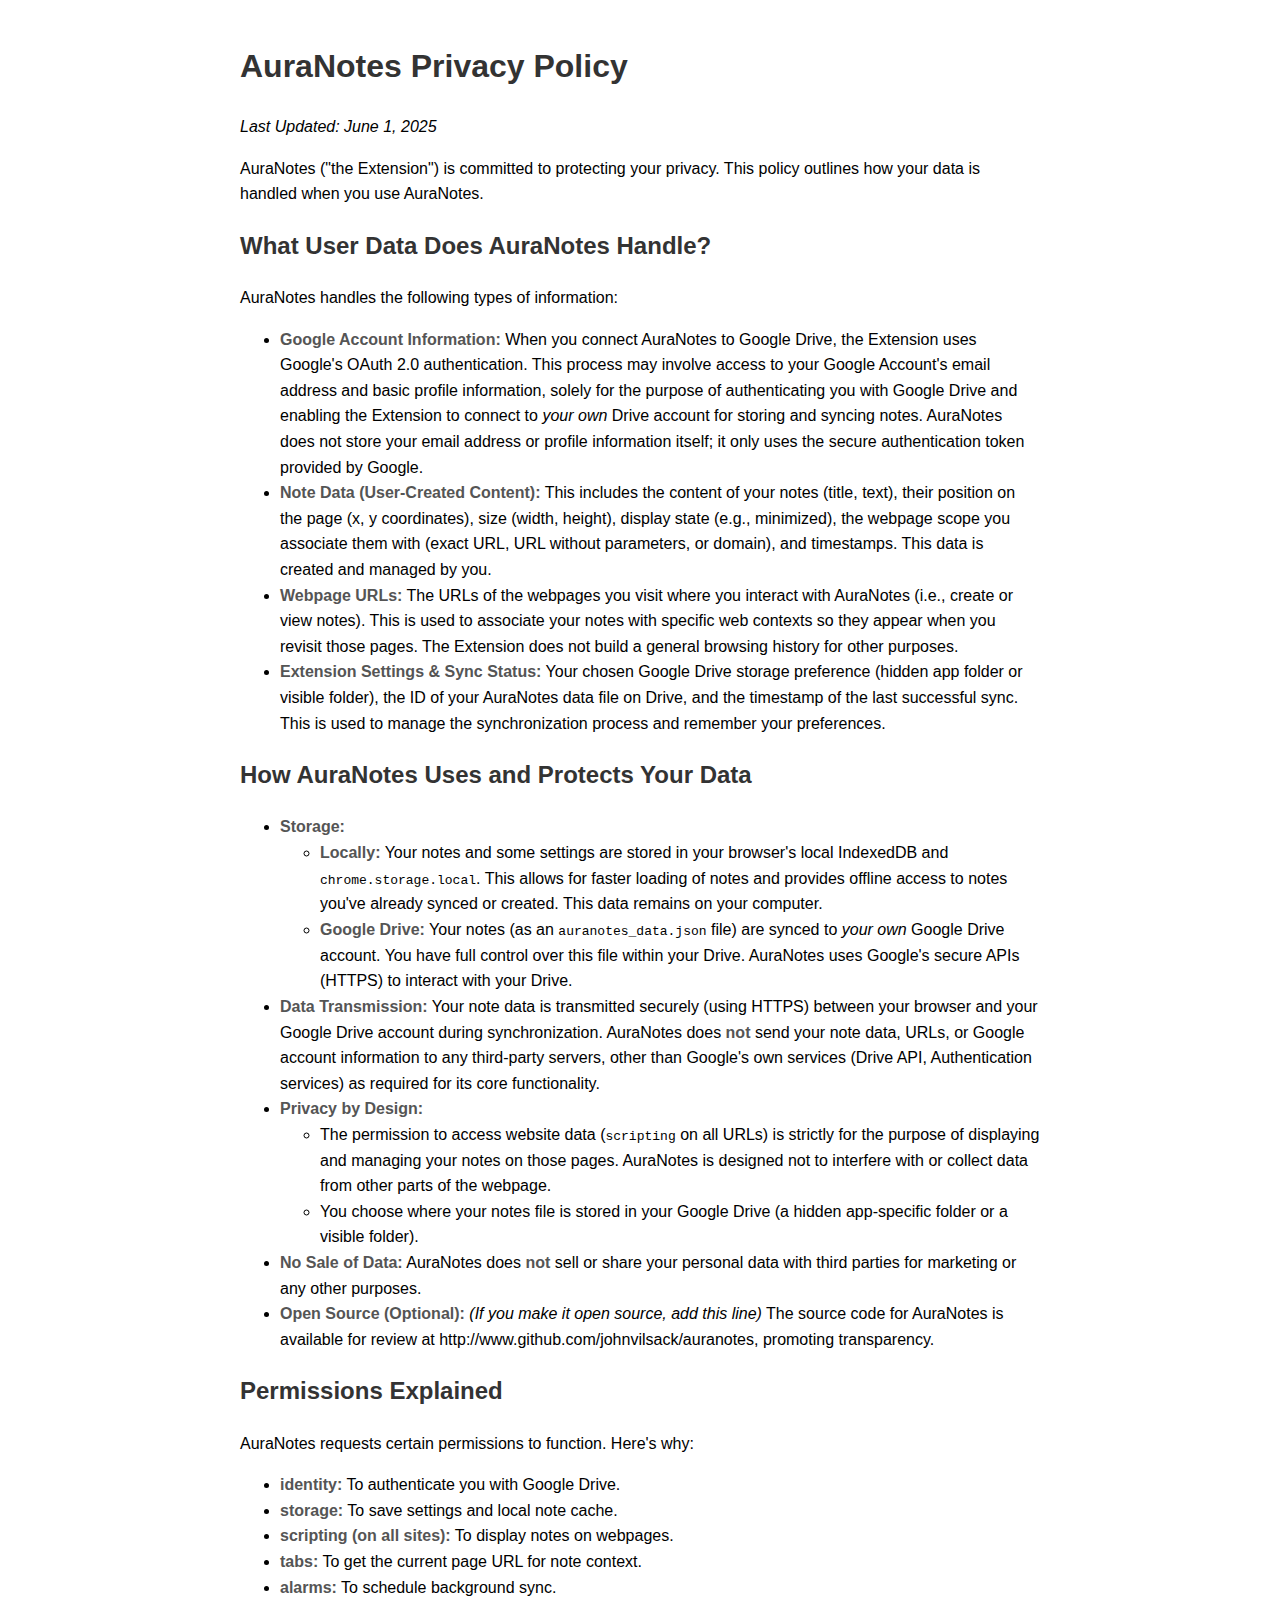
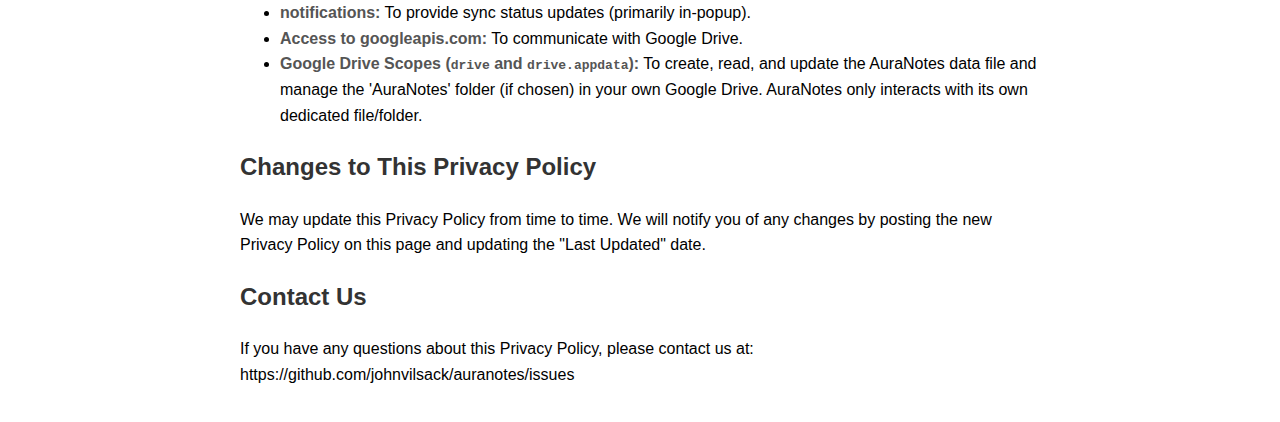
<file: docs/privacy.html>
<!DOCTYPE html>
<html lang="en">
<head>
    <meta charset="UTF-8">
    <title>AuraNotes Privacy Policy</title>
    <style>
        body { font-family: sans-serif; line-height: 1.6; padding: 20px; max-width: 800px; margin: auto; }
        h1, h2 { color: #333; }
        strong { color: #555; }
    </style>
</head>
<body>
    <h1>AuraNotes Privacy Policy</h1>
    <p><em>Last Updated: June 1, 2025</em></p>

    <p>AuraNotes ("the Extension") is committed to protecting your privacy. This policy outlines how your data is handled when you use AuraNotes.</p>

    <h2>What User Data Does AuraNotes Handle?</h2>
    <p>AuraNotes handles the following types of information:</p>
    <ul>
        <li>
            <strong>Google Account Information:</strong> When you connect AuraNotes to Google Drive, the Extension uses Google's OAuth 2.0 authentication. This process may involve access to your Google Account's email address and basic profile information, solely for the purpose of authenticating you with Google Drive and enabling the Extension to connect to <em>your own</em> Drive account for storing and syncing notes. AuraNotes does not store your email address or profile information itself; it only uses the secure authentication token provided by Google.
        </li>
        <li>
            <strong>Note Data (User-Created Content):</strong> This includes the content of your notes (title, text), their position on the page (x, y coordinates), size (width, height), display state (e.g., minimized), the webpage scope you associate them with (exact URL, URL without parameters, or domain), and timestamps. This data is created and managed by you.
        </li>
        <li>
            <strong>Webpage URLs:</strong> The URLs of the webpages you visit where you interact with AuraNotes (i.e., create or view notes). This is used to associate your notes with specific web contexts so they appear when you revisit those pages. The Extension does not build a general browsing history for other purposes.
        </li>
        <li>
            <strong>Extension Settings & Sync Status:</strong> Your chosen Google Drive storage preference (hidden app folder or visible folder), the ID of your AuraNotes data file on Drive, and the timestamp of the last successful sync. This is used to manage the synchronization process and remember your preferences.
        </li>
    </ul>

    <h2>How AuraNotes Uses and Protects Your Data</h2>
    <ul>
        <li>
            <strong>Storage:</strong>
            <ul>
                <li><strong>Locally:</strong> Your notes and some settings are stored in your browser's local IndexedDB and <code>chrome.storage.local</code>. This allows for faster loading of notes and provides offline access to notes you've already synced or created. This data remains on your computer.</li>
                <li><strong>Google Drive:</strong> Your notes (as an <code>auranotes_data.json</code> file) are synced to <em>your own</em> Google Drive account. You have full control over this file within your Drive. AuraNotes uses Google's secure APIs (HTTPS) to interact with your Drive.</li>
            </ul>
        </li>
        <li>
            <strong>Data Transmission:</strong> Your note data is transmitted securely (using HTTPS) between your browser and your Google Drive account during synchronization. AuraNotes does <strong>not</strong> send your note data, URLs, or Google account information to any third-party servers, other than Google's own services (Drive API, Authentication services) as required for its core functionality.
        </li>
        <li>
            <strong>Privacy by Design:</strong>
            <ul>
                <li>The permission to access website data (<code>scripting</code> on all URLs) is strictly for the purpose of displaying and managing your notes on those pages. AuraNotes is designed not to interfere with or collect data from other parts of the webpage.</li>
                <li>You choose where your notes file is stored in your Google Drive (a hidden app-specific folder or a visible folder).</li>
            </ul>
        </li>
        <li>
            <strong>No Sale of Data:</strong> AuraNotes does <strong>not</strong> sell or share your personal data with third parties for marketing or any other purposes.
        </li>
        <li>
            <strong>Open Source (Optional):</strong> <em>(If you make it open source, add this line)</em> The source code for AuraNotes is available for review at http://www.github.com/johnvilsack/auranotes, promoting transparency.
        </li>
    </ul>

    <h2>Permissions Explained</h2>
    <p>AuraNotes requests certain permissions to function. Here's why:</p>
    <ul>
        <li><strong>identity:</strong> To authenticate you with Google Drive.</li>
        <li><strong>storage:</strong> To save settings and local note cache.</li>
        <li><strong>scripting (on all sites):</strong> To display notes on webpages.</li>
        <li><strong>tabs:</strong> To get the current page URL for note context.</li>
        <li><strong>alarms:</strong> To schedule background sync.</li>
        <li><strong>notifications:</strong> To provide sync status updates (primarily in-popup).</li>
        <li><strong>Access to googleapis.com:</strong> To communicate with Google Drive.</li>
        <li><strong>Google Drive Scopes (<code>drive</code> and <code>drive.appdata</code>):</strong> To create, read, and update the AuraNotes data file and manage the 'AuraNotes' folder (if chosen) in your own Google Drive. AuraNotes only interacts with its own dedicated file/folder.</li>
    </ul>

    <h2>Changes to This Privacy Policy</h2>
    <p>We may update this Privacy Policy from time to time. We will notify you of any changes by posting the new Privacy Policy on this page and updating the "Last Updated" date.</p>

    <h2>Contact Us</h2>
    <p>If you have any questions about this Privacy Policy, please contact us at: https://github.com/johnvilsack/auranotes/issues</p>
</body>
</html>
</file>
